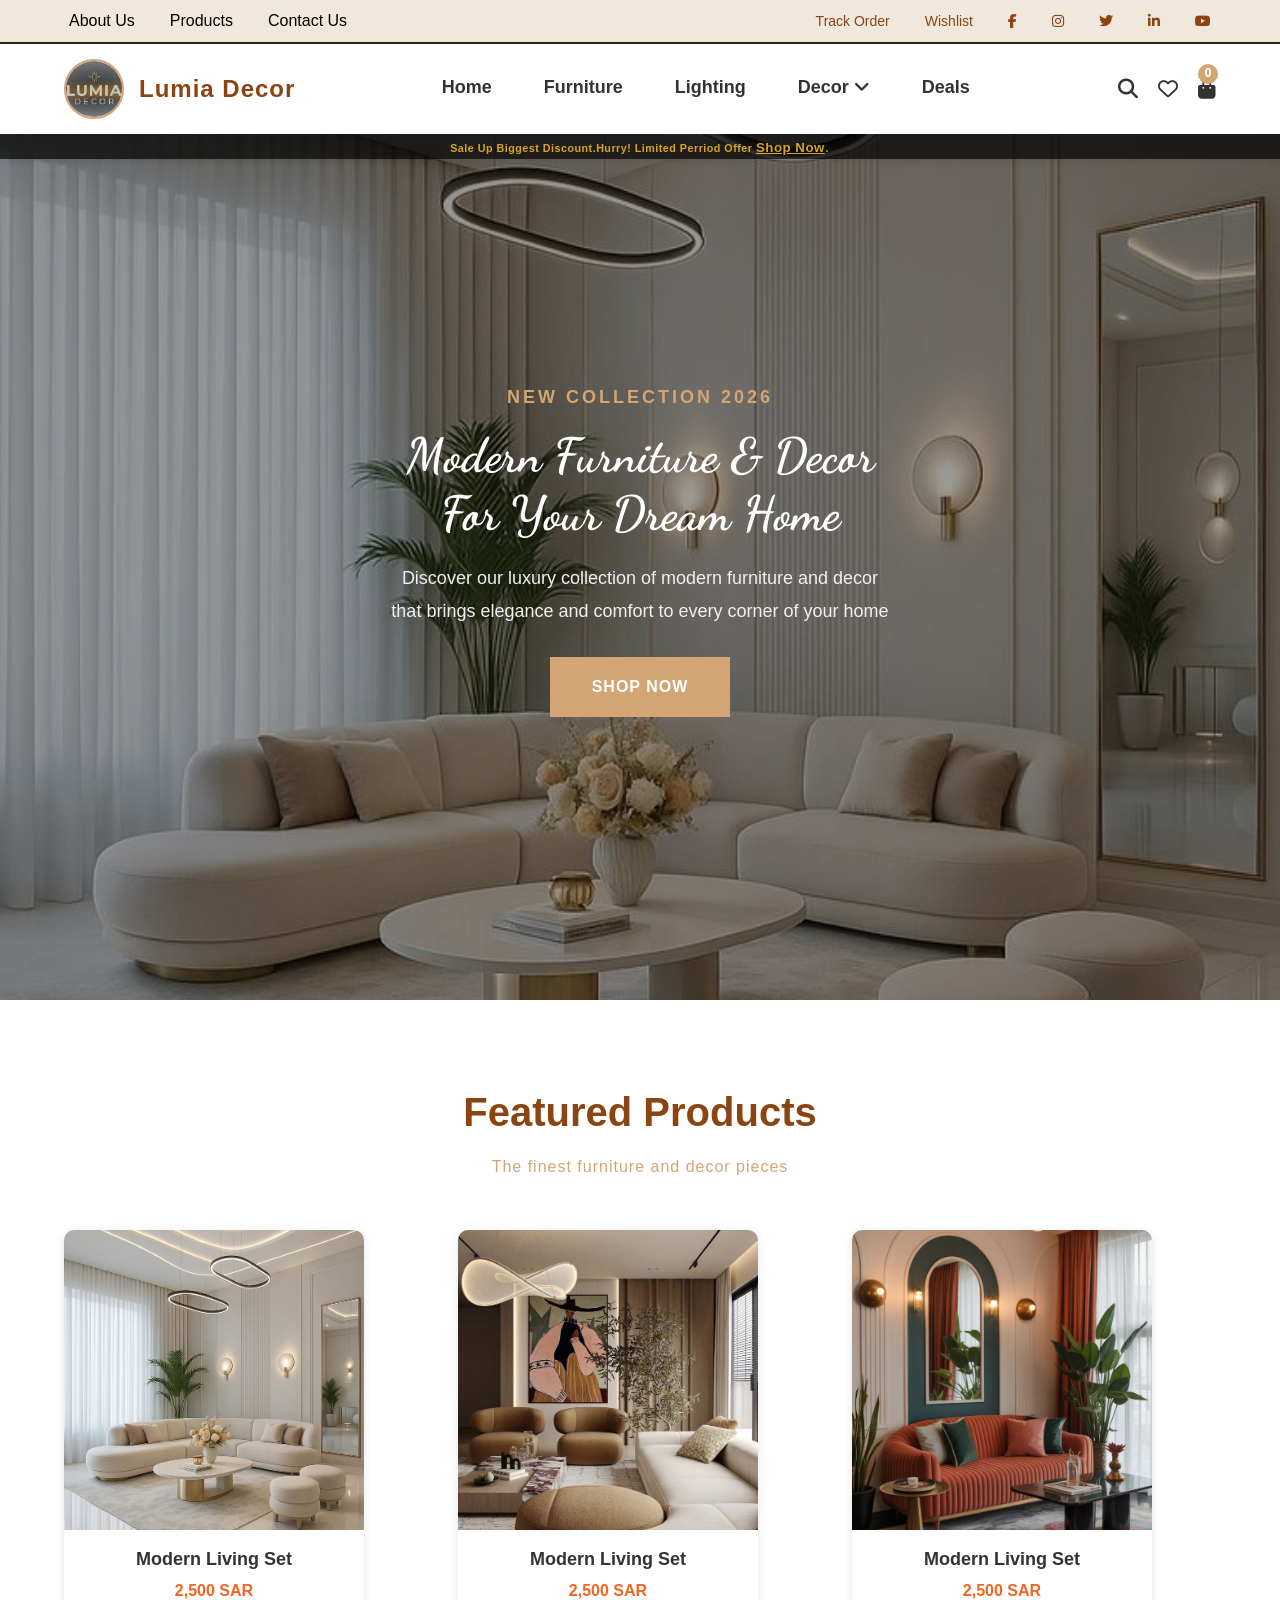
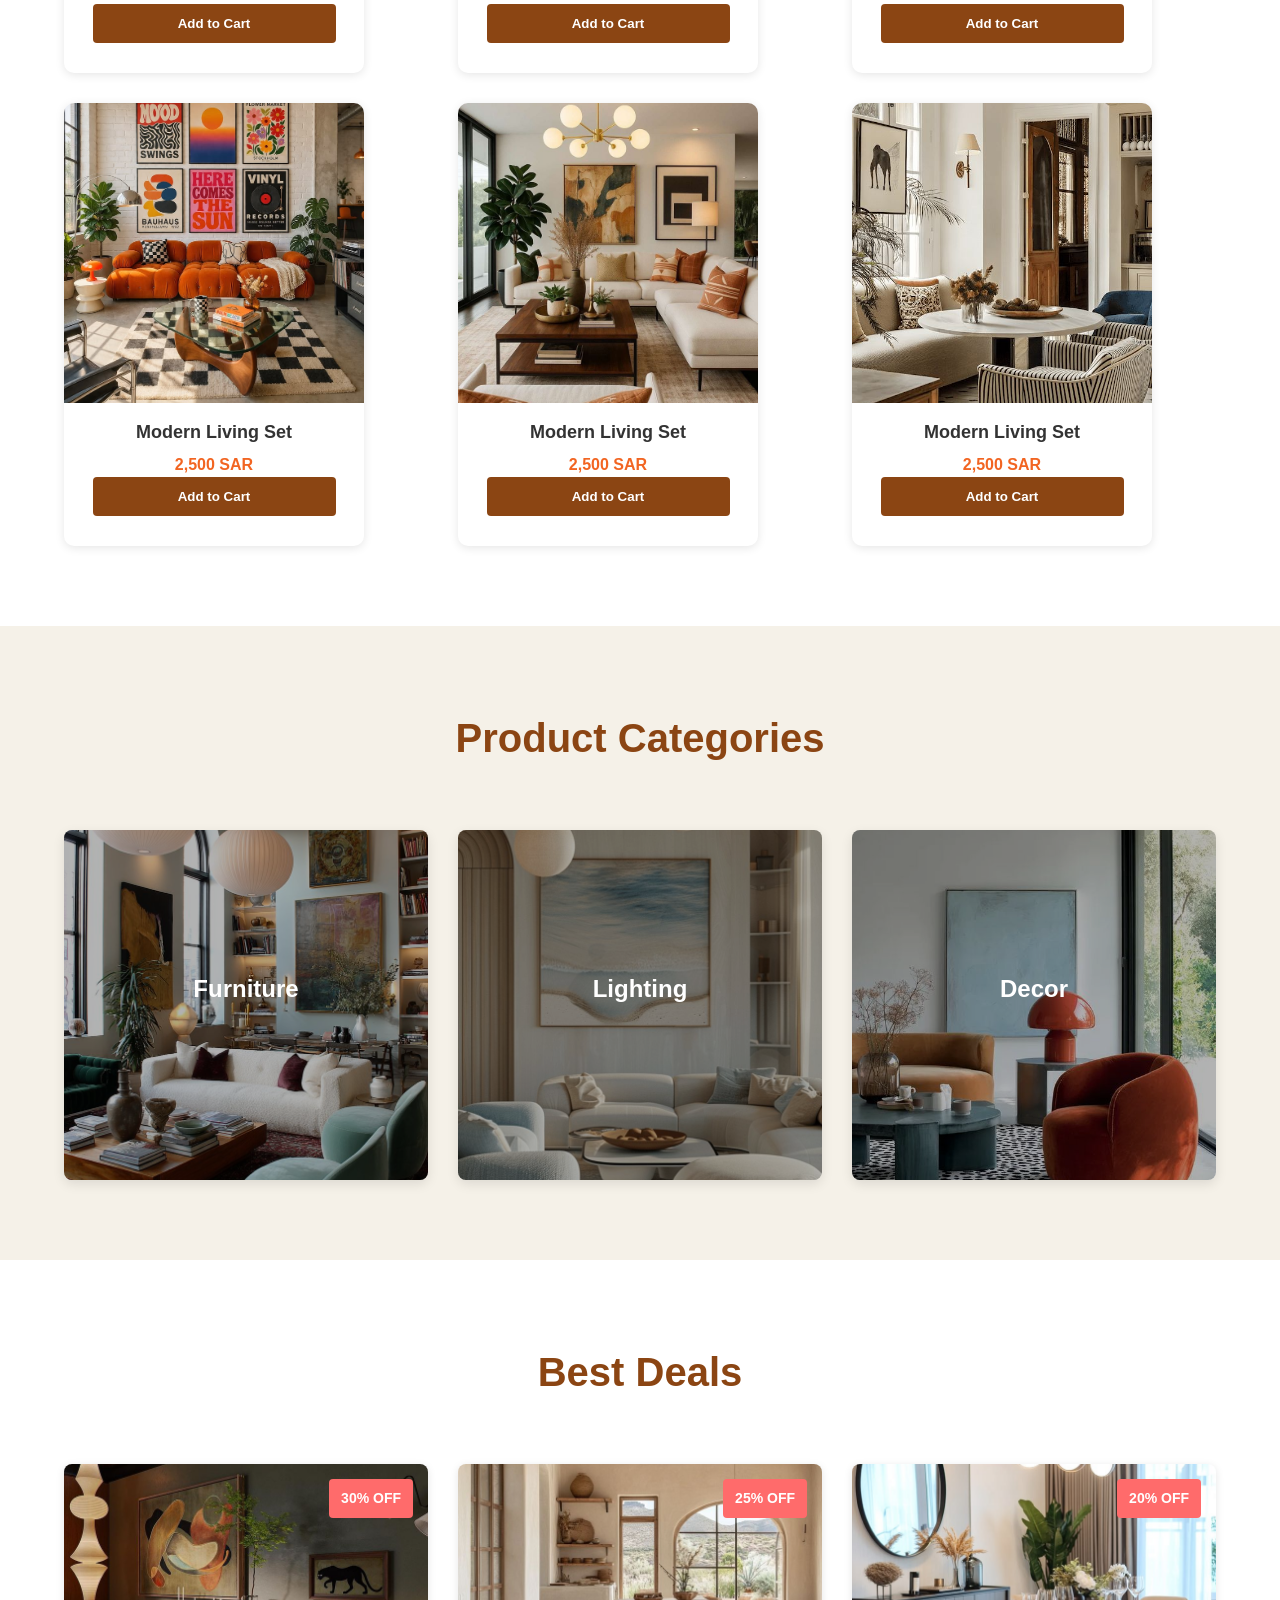
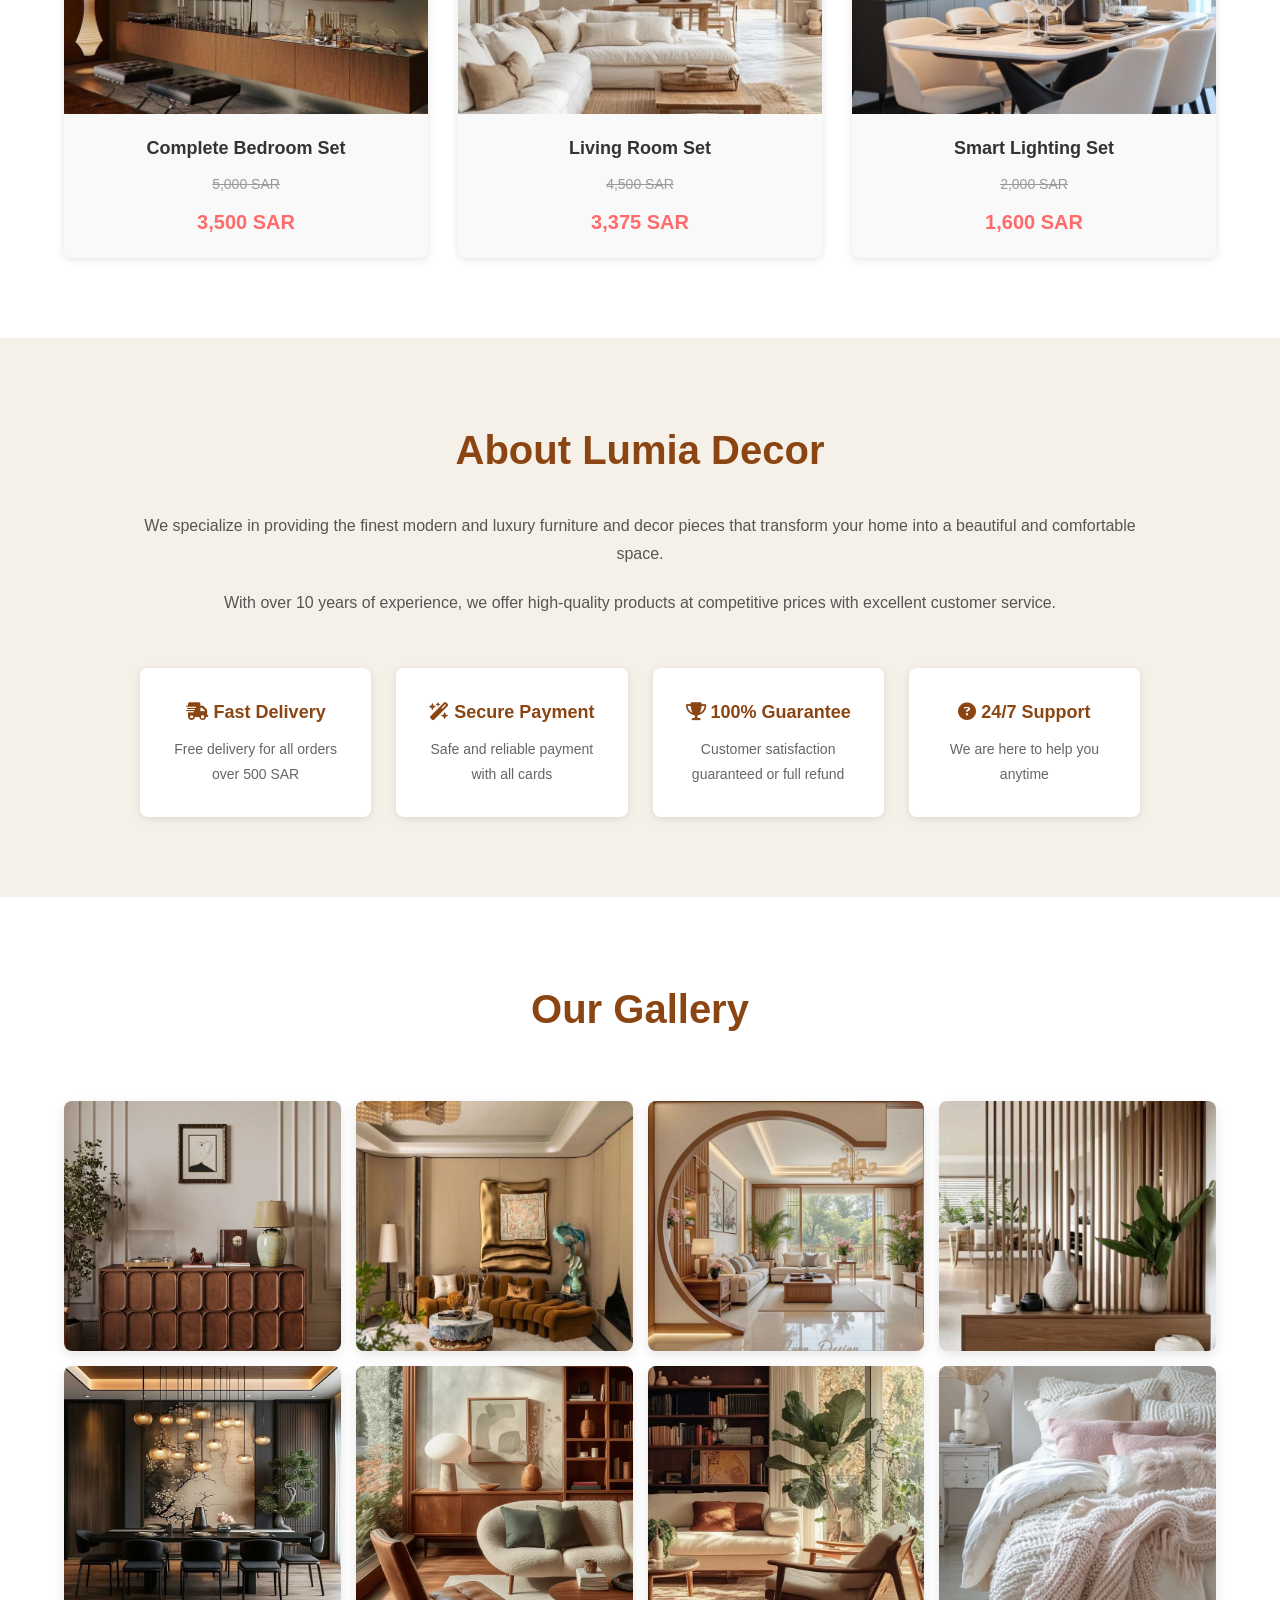
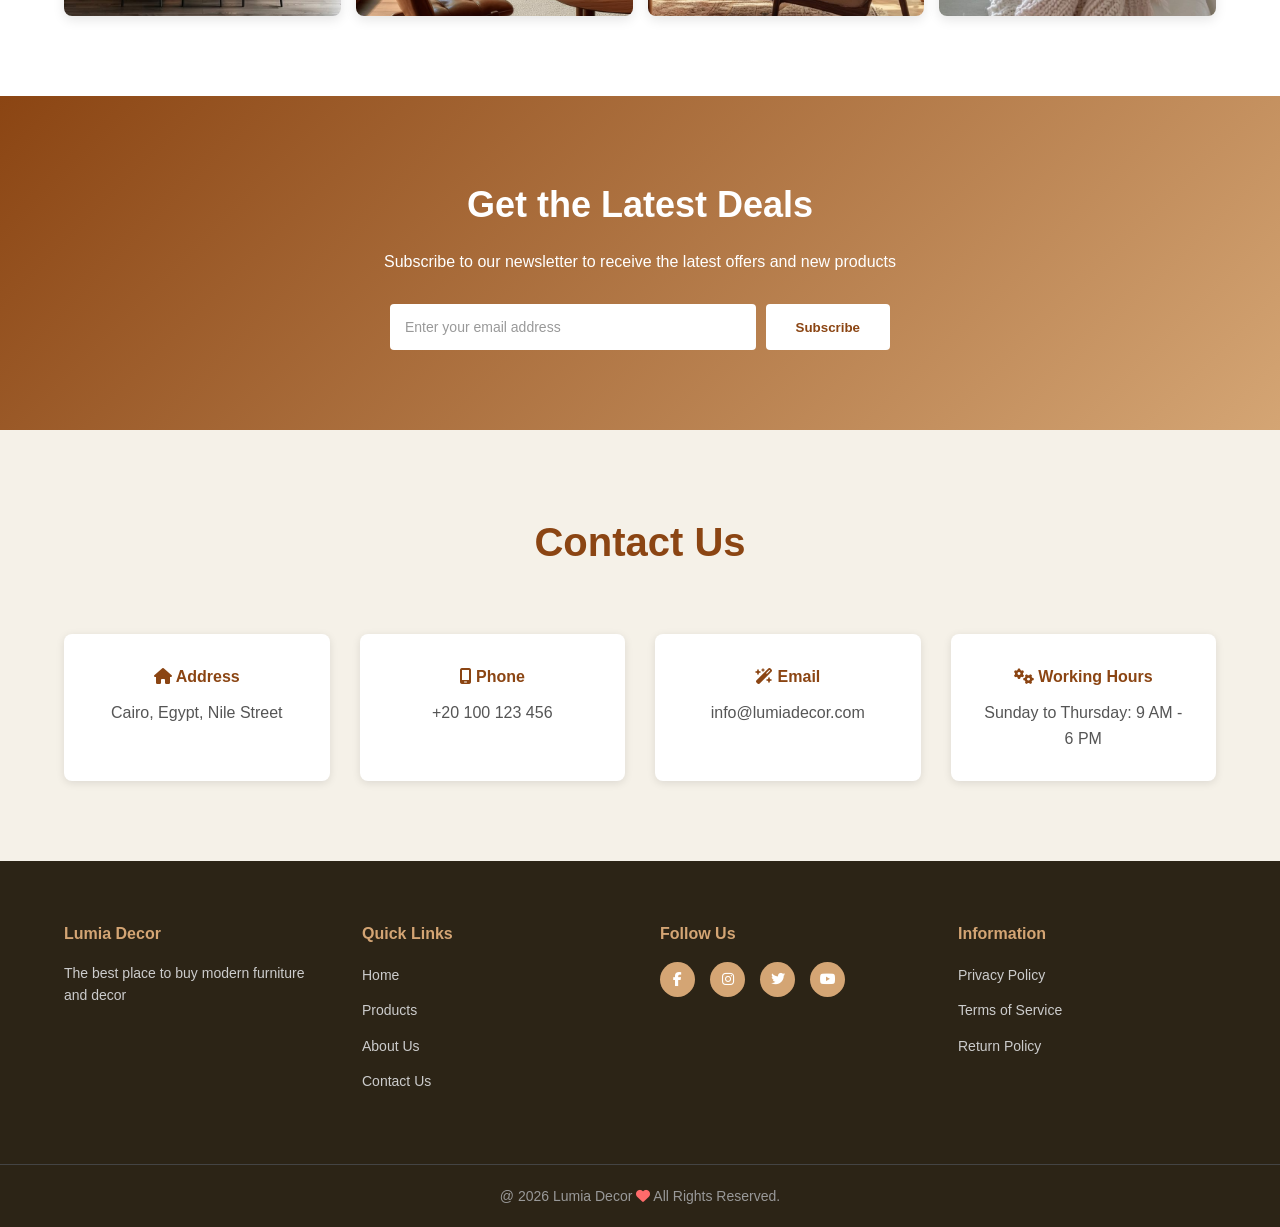
<file: index.html>
<!DOCTYPE html>
<html lang="en" dir="ltr">
<head>
    <meta charset="UTF-8">
    <meta name="viewport" content="width=device-width, initial-scale=1.0">
    <title>Lumia Decor - Home Decor & Furniture</title>
    <link rel="stylesheet" href="css/style.css">
    <link rel="stylesheet" href="css/all.css">
    <link rel="preconnect" href="https://fonts.googleapis.com">
    <link rel="preconnect" href="https://fonts.gstatic.com" crossorigin>
    <link href="https://fonts.googleapis.com/css2?family=Dancing+Script:wght@400..700&family=Playwrite+DK+Uloopet+Guides&display=swap" rel="stylesheet">
</head>
<body>
    <!-- Header Section -->
    <header class="header">
        <div class="top-nav">
            <div class="top-nav-1 top-nav-left">
                <ul>
                    <li><a href="#about">About Us</a></li>
                    <li><a href="#products">Products</a></li>
                    <li><a href="#contact">Contact Us</a></li>
                </ul>
            </div>
            <div class="top-nav-1 top-nav-right">
                <a href="#">Track Order</a>
                <a href="#">Wishlist</a>
                <a href="#"><i class="fa-brands fa-facebook-f icon1"></i></a>
                <a href="#"><i class="fa-brands fa-instagram icon1"></i></a>
                <a href="#"><i class="fa-brands fa-twitter icon1"></i></a>
                <a href="#"><i class="fa-brands fa-linkedin-in icon1"></i></a>
                <a href="#"><i class="fa-brands fa-youtube icon1"></i></a>
            </div>
        </div>
        <div class="line"></div>
        <nav class="main-nav">
            <div class="logo">
                <img src="images/photo_2026-05-08_15-57-58.jpg">
                <h1>Lumia Decor</h1>
            </div>

            <ul class="nav-menu">
                <li><a href="#" class="a-1">Home</a></li>
                <li><a href="#" class="a-1">Furniture</a></li>
                <li><a href="#" class="a-1">Lighting</a></li>
               
                <li class="dropdown">
  <a href="#" class="a-1">Decor <i class="fa-solid fa-angle-down"></i></a>
  <ul class="dropdown-menu pages-columns">
    <div class="column">
      <li><a href="#"><u>Pages</u></a></li>
      <li><a href="#">Cart</a></li>
      <li><a href="#">Product Details</a></li>
      <li><a href="#">Product Checkout</a></li>
    </div>
    <div class="column">
      <li><a><u>decor</u></a></li>
            <li><a href="#">Living room decor</a></li>
            <li><a href="#">bathroom decor</a></li>
         <li><a href="#">bedroom decor</a></li>
    </div>
  </ul>
</li>
                <li><a href="#" class="a-1">Deals</a></li>
            </ul>

            <div class="nav-icons">
                <i class="fas fa-search icon-search"></i>
                <i class="far fa-heart icon-search"></i>
                <div class="icon-cart special-icon">
                    <i class="fas fa-shopping-bag icon-search"></i>
                    <span class="cart-count">0</span>
                </div>
            </div>
        </nav>
        <div class="bottom-nav">
            <h6>sale up biggest discount.hurry! limited perriod offer <h5><a href="#">Shop Now</a></h5>.</h6>
        </div>
    </header>

    <!-- Hero Section -->
    <section class="hero" id="home">
        <div class="hero-overlay"></div>
        <div class="hero-content">
            <h5>New Collection 2026</h5>
            <h2>Modern Furniture & Decor<br>For Your Dream Home</h2>
            <p>Discover our luxury collection of modern furniture and decor<br>that brings elegance and comfort to every corner of your home</p>
            <a href="#products" class="btn-primary">Shop Now</a>
        </div>
    </section>

    <!-- Featured Products Section -->
    <section class="featured-products" id="products">
        <h2>Featured Products</h2>
        <p class="section-subtitle">The finest furniture and decor pieces</p>

        <div class="products-grid">
           

<div class="product-card">
  <div class="product-img">
    <img class="img-1" src="images/WhatsApp Image 2026-05-16 at 9.24.55 AM.jpeg" alt="Decor Product 1">
    
    <div class="hover-image">
      <img src="images/WhatsApp Image 2026-05-16 at 9.24.59 AM (1).jpeg" alt="Hover Image">
    </div>

    <div class="product-icons">
      <a href="#" class="icon"><i class="fas fa-heart"></i></a>
      <a href="#" class="icon"><i class="fas fa-star"></i></a>
    </div>
  </div>

  <div class="content">
    <h3>Modern Living Set</h3>
    <p class="price">2,500 SAR</p>
    <button class="btn-add-cart">Add to Cart</button>
  </div>
</div>


<div class="product-card">
  <div class="product-img">
     <img src="images/WhatsApp Image 2026-05-16 at 9.24.58 AM.jpeg" alt="Decor Product 2">
    
    <div class="hover-image">
      <img src="images/WhatsApp Image 2026-05-16 at 9.24.59 AM (1).jpeg" alt="Hover Image">
    </div>

    <div class="product-icons">
      <a href="#" class="icon"><i class="fas fa-heart"></i></a>
      <a href="#" class="icon"><i class="fas fa-star"></i></a>
    </div>
  </div>

  <div class="content">
    <h3>Modern Living Set</h3>
    <p class="price">2,500 SAR</p>
    <button class="btn-add-cart">Add to Cart</button>
  </div>
</div>


<div class="product-card">
  <div class="product-img">
      <img src="images/WhatsApp Image 2026-05-16 at 9.24.59 AM (1).jpeg" alt="Decor Product 3">
    
    <div class="hover-image">
      <img src="images/WhatsApp Image 2026-05-16 at 9.24.59 AM.jpeg" alt="Hover Image">
    </div>

    <div class="product-icons">
      <a href="#" class="icon"><i class="fas fa-heart"></i></a>
      <a href="#" class="icon"><i class="fas fa-star"></i></a>
    </div>
  </div>

  <div class="content">
    <h3>Modern Living Set</h3>
    <p class="price">2,500 SAR</p>
    <button class="btn-add-cart">Add to Cart</button>
  </div>
</div>

<div class="product-card">
  <div class="product-img">
      <img src="images/WhatsApp Image 2026-05-16 at 9.24.59 AM.jpeg" alt="Decor Product 4">
    
    <div class="hover-image">
      <img src="images/WhatsApp Image 2026-05-16 at 9.24.59 AM (1).jpeg" alt="Hover Image">
    </div>

    <div class="product-icons">
      <a href="#" class="icon"><i class="fas fa-heart"></i></a>
      <a href="#" class="icon"><i class="fas fa-star"></i></a>
    </div>
  </div>

  <div class="content">
    <h3>Modern Living Set</h3>
    <p class="price">2,500 SAR</p>
    <button class="btn-add-cart">Add to Cart</button>
  </div>
</div>


         <div class="product-card">
  <div class="product-img">
       <img src="images/WhatsApp Image 2026-05-16 at 9.25.00 AM.jpeg" alt="Decor Product 5">
    
    <div class="hover-image">
      <img src="images/WhatsApp Image 2026-05-16 at 9.24.59 AM (1).jpeg" alt="Hover Image">
    </div>

    <div class="product-icons">
      <a href="#" class="icon"><i class="fas fa-heart"></i></a>
      <a href="#" class="icon"><i class="fas fa-star"></i></a>
    </div>
  </div>

  <div class="content">
    <h3>Modern Living Set</h3>
    <p class="price">2,500 SAR</p>
    <button class="btn-add-cart">Add to Cart</button>
  </div>
</div>

  <div class="product-card">
  <div class="product-img">
       <img src="images/WhatsApp Image 2026-05-16 at 9.25.01 AM.jpeg" alt="Decor Product 6">
    
    <div class="hover-image">
      <img src="images/WhatsApp Image 2026-05-16 at 9.24.59 AM (1).jpeg" alt="Hover Image">
    </div>

    <div class="product-icons">
      <a href="#" class="icon"><i class="fas fa-heart"></i></a>
      <a href="#" class="icon"><i class="fas fa-star"></i></a>
    </div>
  </div>

  <div class="content">
    <h3>Modern Living Set</h3>
    <p class="price">2,500 SAR</p>
    <button class="btn-add-cart">Add to Cart</button>
  </div>
</div>

        </div>
    </section>

    <!-- Categories Section -->
    <section class="categories" id="furniture">
        <h2>Product Categories</h2>

        <div class="categories-grid">
            <div class="category-box">
                <img src="images/WhatsApp Image 2026-05-16 at 9.25.02 AM.jpeg" alt="Furniture">
                <h3>Furniture</h3>
                <p>Complete sets of modern and comfortable furniture</p>
            </div>

            <div class="category-box">
                <img src="images/WhatsApp Image 2026-05-16 at 9.25.05 AM (2).jpeg" alt="Lighting">
                <h3>Lighting</h3>
                <p>Luxury lamps and lighting fixtures</p>
            </div>

            <div class="category-box">
                <img src="images/WhatsApp Image 2026-05-16 at 9.25.05 AM (3).jpeg" alt="Decor">
                <h3>Decor</h3>
                <p>Beautiful accessories and decorative pieces</p>
            </div>
        </div>
    </section>

    <!-- Best Deals Section -->
    <section class="best-deals" id="deals">
        <h2>Best Deals</h2>

        <div class="deals-container">
            <div class="deal-item">
                <div class="deal-image">
                    <img src="images/WhatsApp Image 2026-05-16 at 9.25.05 AM (4).jpeg" alt="Special Offer 1">
                    <span class="discount-badge">30% OFF</span>
                </div>
                <h3>Complete Bedroom Set</h3>
                <p class="original-price">5,000 SAR</p>
                <p class="sale-price">3,500 SAR</p>
            </div>

            <div class="deal-item">
                <div class="deal-image">
                    <img src="images/WhatsApp Image 2026-05-16 at 9.25.05 AM (5).jpeg" alt="Special Offer 2">
                    <span class="discount-badge">25% OFF</span>
                </div>
                <h3>Living Room Set</h3>
                <p class="original-price">4,500 SAR</p>
                <p class="sale-price">3,375 SAR</p>
            </div>

            <div class="deal-item">
                <div class="deal-image">
                    <img src="images/WhatsApp Image 2026-05-16 at 9.25.06 AM (1).jpeg" alt="Special Offer 3">
                    <span class="discount-badge">20% OFF</span>
                </div>
                <h3>Smart Lighting Set</h3>
                <p class="original-price">2,000 SAR</p>
                <p class="sale-price">1,600 SAR</p>
            </div>
        </div>
    </section>

    <!-- About Section -->
    <section class="about" id="about">
        <div class="about-content">
            <h2>About Lumia Decor</h2>
            <p>We specialize in providing the finest modern and luxury furniture and decor pieces that transform your home into a beautiful and comfortable space.</p>
            <p>With over 10 years of experience, we offer high-quality products at competitive prices with excellent customer service.</p>
            
            <div class="features">
                <div class="feature-item">
                    <h4><i class="fa-solid fa-truck-fast"></i> Fast Delivery</h4>
                    <p>Free delivery for all orders over 500 SAR</p>
                </div>

                <div class="feature-item">
                    <h4><i class="fa-solid fa-wand-magic-sparkles"></i> Secure Payment</h4>
                    <p>Safe and reliable payment with all cards</p>
                </div>

                <div class="feature-item">
                    <h4><i class="fa-solid fa-trophy"></i> 100% Guarantee</h4>
                    <p>Customer satisfaction guaranteed or full refund</p>
                </div>

                <div class="feature-item">
                    <h4><i class="fa-solid fa-circle-question"></i> 24/7 Support</h4>
                    <p>We are here to help you anytime</p>
                </div>
            </div>
        </div>
    </section>

    <!-- Gallery Section -->
    <section class="gallery">
        <h2>Our Gallery</h2>

        <div class="gallery-grid">
            <div class="gallery-item">
                <img src="images/WhatsApp Image 2026-05-16 at 9.25.06 AM (2).jpeg" alt="Gallery Image 1">
            </div>

            <div class="gallery-item">
                <img src="images/WhatsApp Image 2026-05-16 at 9.25.06 AM (3).jpeg" alt="Gallery Image 2">
            </div>

            <div class="gallery-item">
                <img src="images/WhatsApp Image 2026-05-16 at 9.25.06 AM (5).jpeg" alt="Gallery Image 3">
            </div>

            <div class="gallery-item">
                <img src="images/WhatsApp Image 2026-05-16 at 9.25.08 AM (1).jpeg" alt="Gallery Image 4">
            </div>

            <div class="gallery-item">
                <img src="images/WhatsApp Image 2026-05-16 at 9.25.09 AM (1).jpeg" alt="Gallery Image 5">
            </div>

            <div class="gallery-item">
                <img src="images/WhatsApp Image 2026-05-16 at 9.25.09 AM.jpeg" alt="Gallery Image 6">
            </div>

            <div class="gallery-item">
                <img src="images/WhatsApp Image 2026-05-16 at 9.51.35 AM.jpeg" alt="Gallery Image 7">
            </div>

            <div class="gallery-item">
                <img src="images/WhatsApp Image 2026-05-16 at 9.51.36 AM (1).jpeg" alt="Gallery Image 8">
            </div>
        </div>
    </section>

    <!-- Newsletter Section -->
    <section class="newsletter">
        <h2>Get the Latest Deals</h2>
        <p>Subscribe to our newsletter to receive the latest offers and new products</p>
        
        <form class="newsletter-form">
            <input type="email" placeholder="Enter your email address" required>
            <button type="submit" class="btn-subscribe">Subscribe</button>
        </form>
    </section>

    <!-- Contact Section -->
    <section class="contact" id="contact">
        <h2>Contact Us</h2>

        <div class="contact-info">
            <div class="contact-item">
                <h4><i class="fa-solid fa-house i1"></i> Address</h4>
                <p>Cairo, Egypt, Nile Street</p>
            </div>

            <div class="contact-item">
                <h4><i class="fa-solid fa-mobile-screen i"></i> Phone</h4>
                <p>+20 100 123 456</p>
            </div>

            <div class="contact-item">
                <h4><i class="fa-solid fa-wand-magic-sparkles i"></i> Email</h4>
                <p>info@lumiadecor.com</p>
            </div>

            <div class="contact-item">
                <h4><i class="fa-solid fa-gears i"></i> Working Hours</h4>
                <p>Sunday to Thursday: 9 AM - 6 PM</p>
            </div>
        </div>
    </section>

    <!-- Footer -->
    <footer class="footer">
        <div class="footer-content">
            <div class="footer-section">
                <h4>Lumia Decor</h4>
                <p>The best place to buy modern furniture and decor</p>
            </div>

            <div class="footer-section">
                <h4>Quick Links</h4>
                <ul>
                    <li><a href="#home">Home</a></li>
                    <li><a href="#products">Products</a></li>
                    <li><a href="#about">About Us</a></li>
                    <li><a href="#contact">Contact Us</a></li>
                </ul>
            </div>

            <div class="footer-section">
                <h4>Follow Us</h4>
                <div class="social-links">
                    <a href="#"><i class="fa-brands fa-facebook-f icon1"></i></a>
                    <a href="#"><i class="fa-brands fa-instagram icon1"></i></a>
                    <a href="#"><i class="fa-brands fa-twitter icon1"></i></a>
                    <a href="#"><i class="fa-brands fa-youtube icon1"></i></a>
                </div>
            </div>

            <div class="footer-section">
                <h4>Information</h4>
                <ul>
                    <li><a href="#">Privacy Policy</a></li>
                    <li><a href="#">Terms of Service</a></li>
                    <li><a href="#">Return Policy</a></li>
                </ul>
            </div>
        </div>

        <div class="footer-bottom">
            <p>@ 2026 Lumia Decor <i class="fa-solid fa-heart i-2"></i> All Rights Reserved.</p>
        </div>
    </footer>
</body>
</html>
</file>
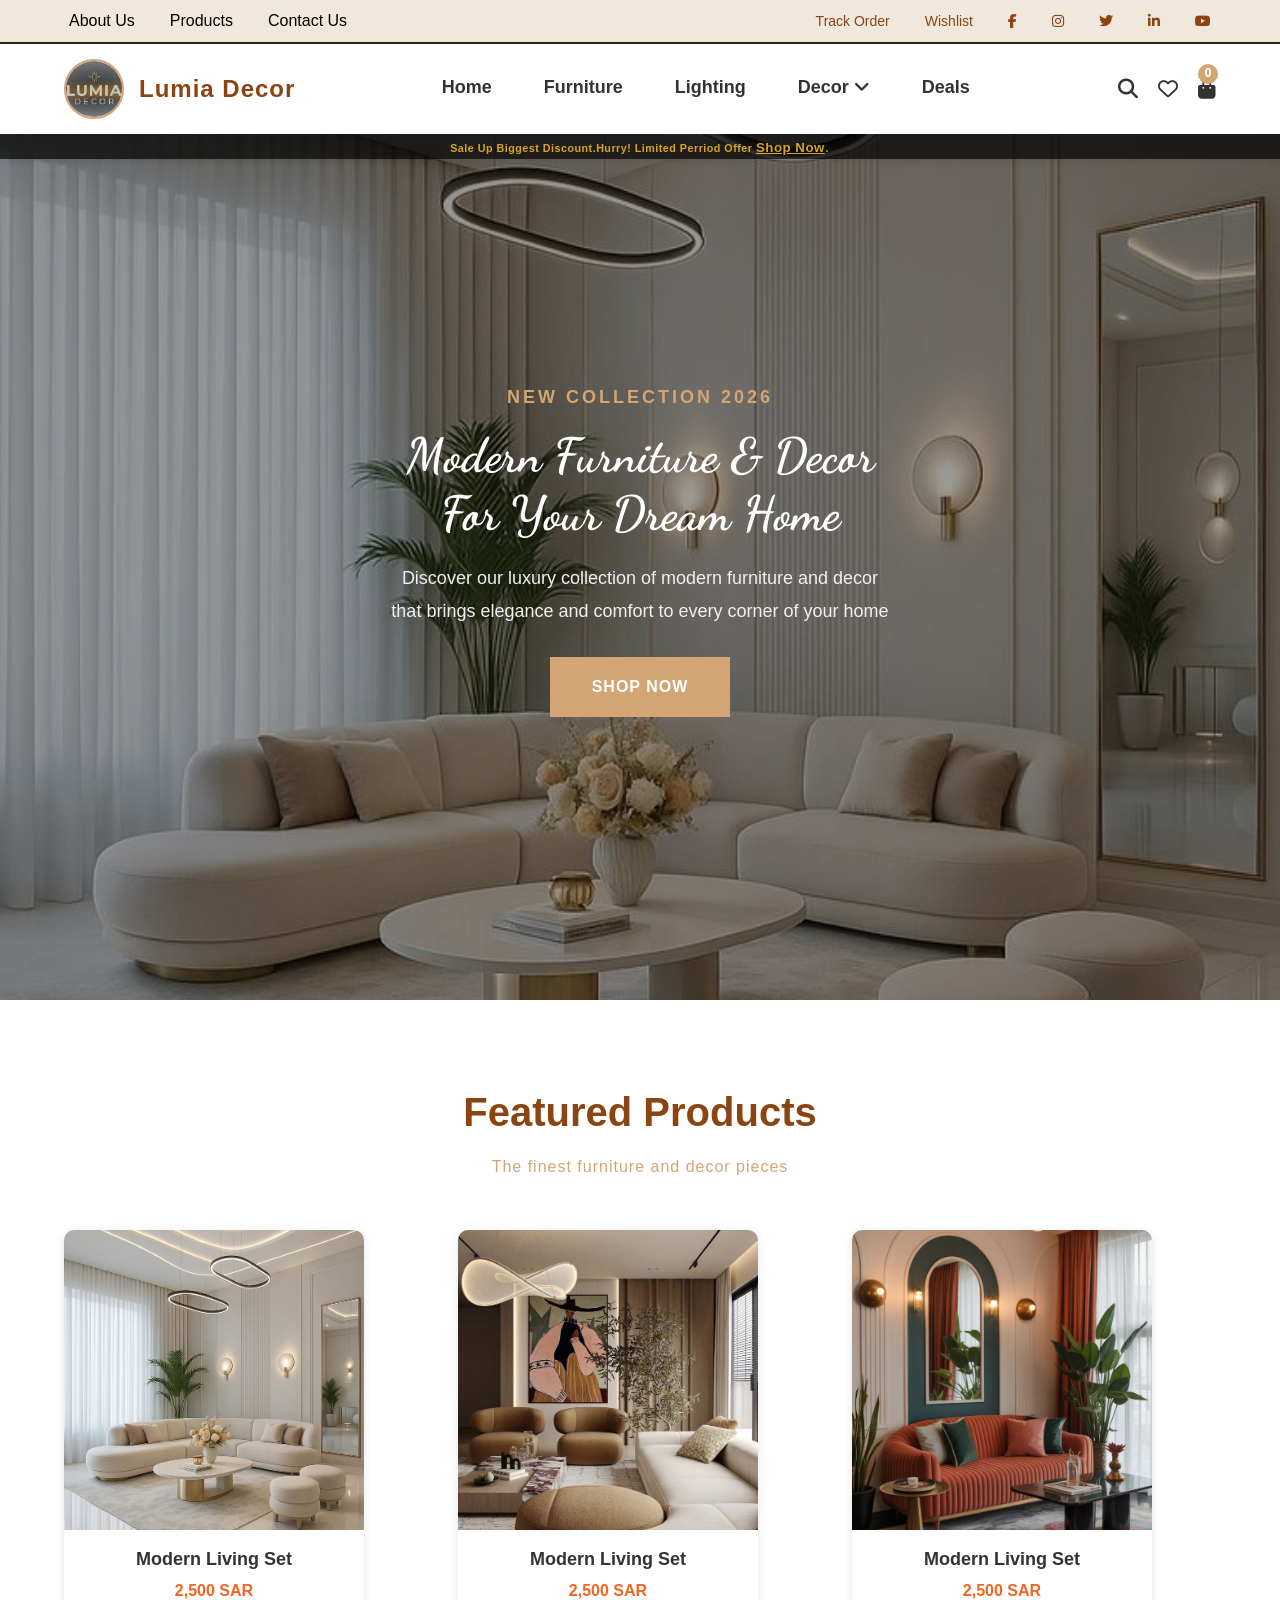
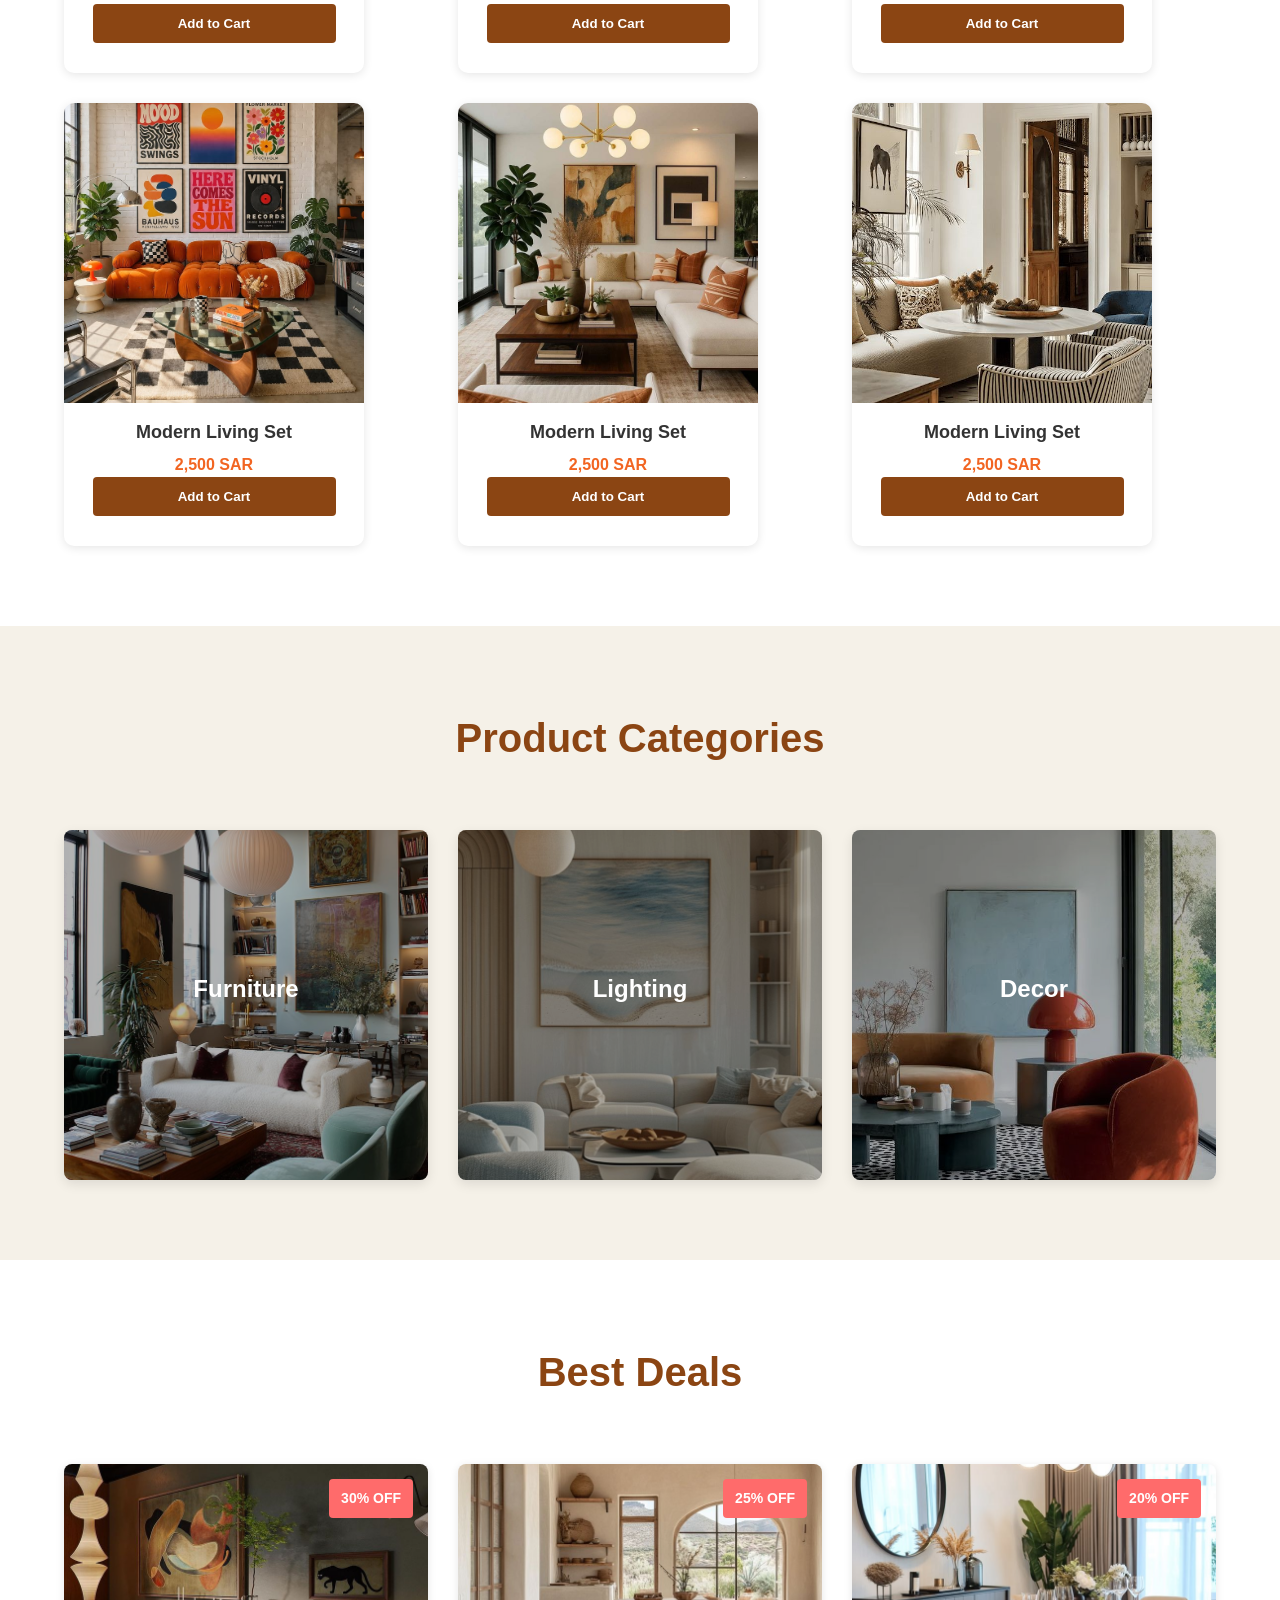
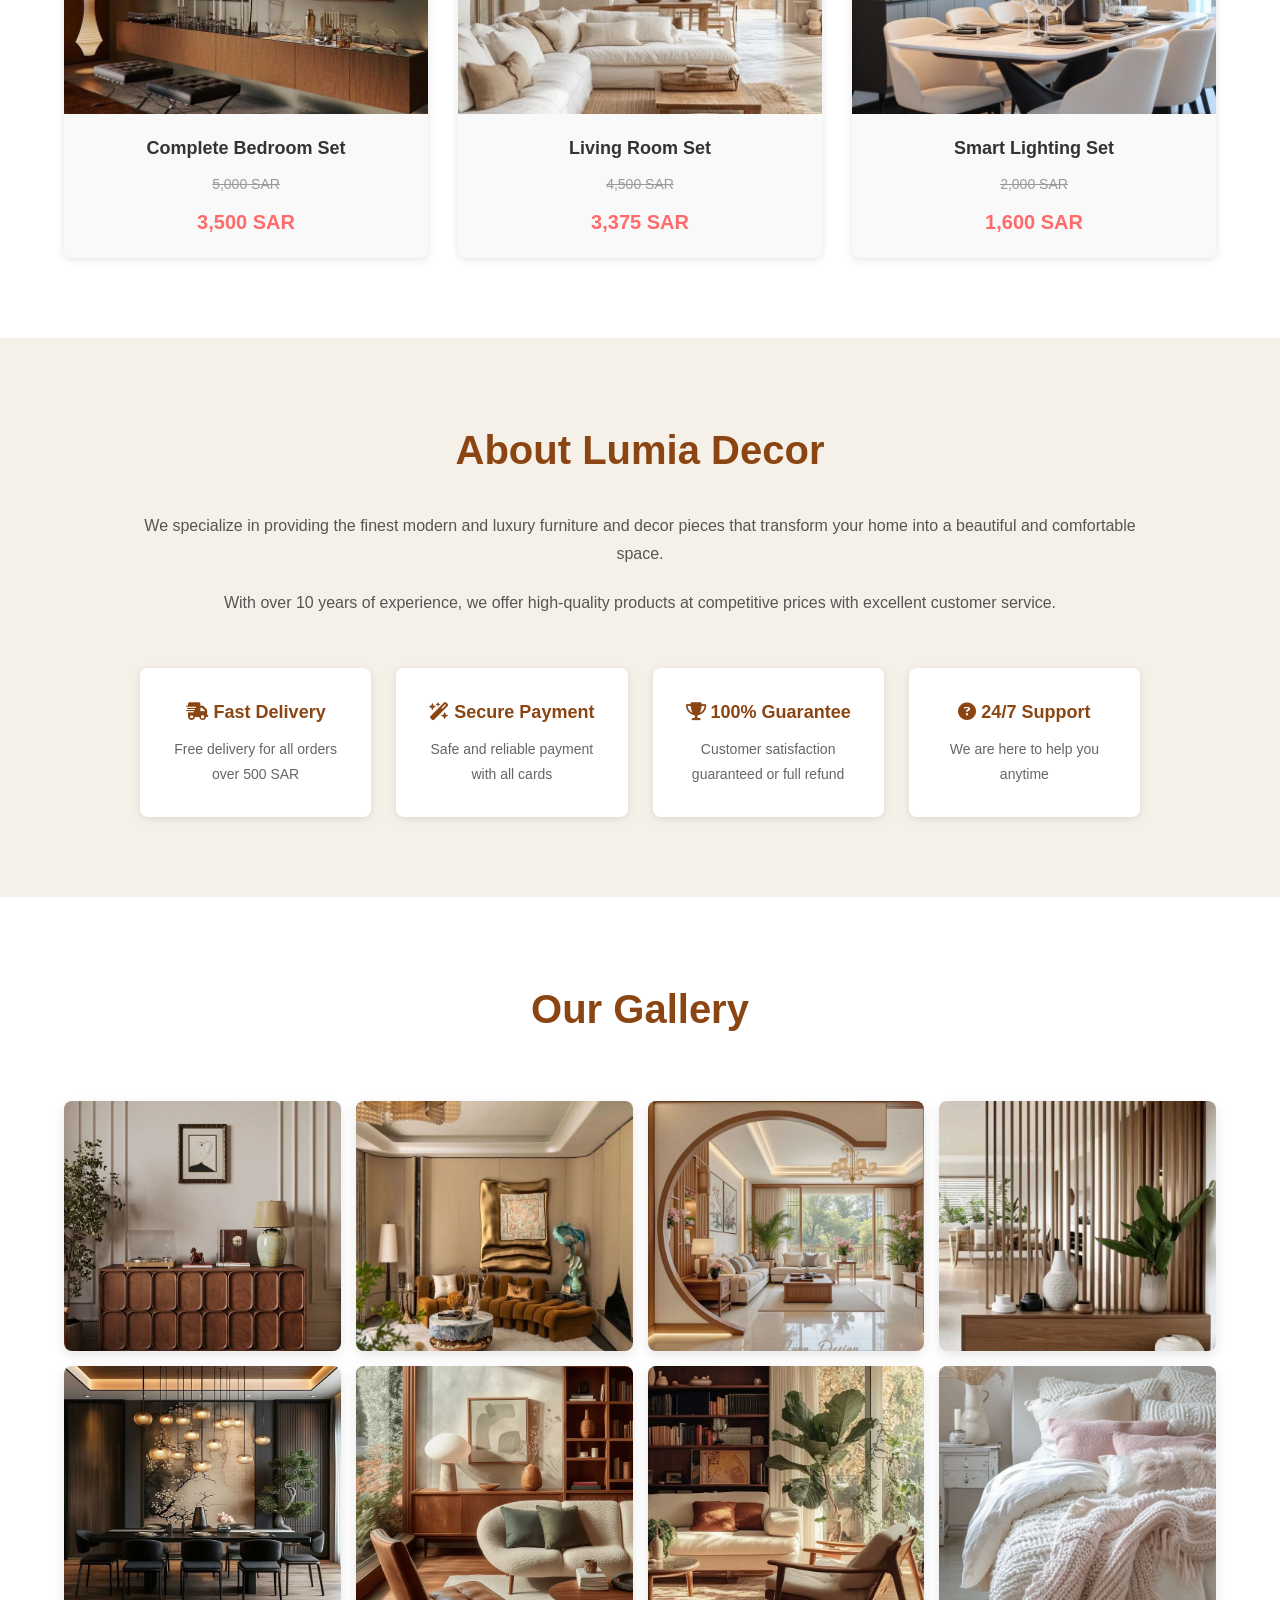
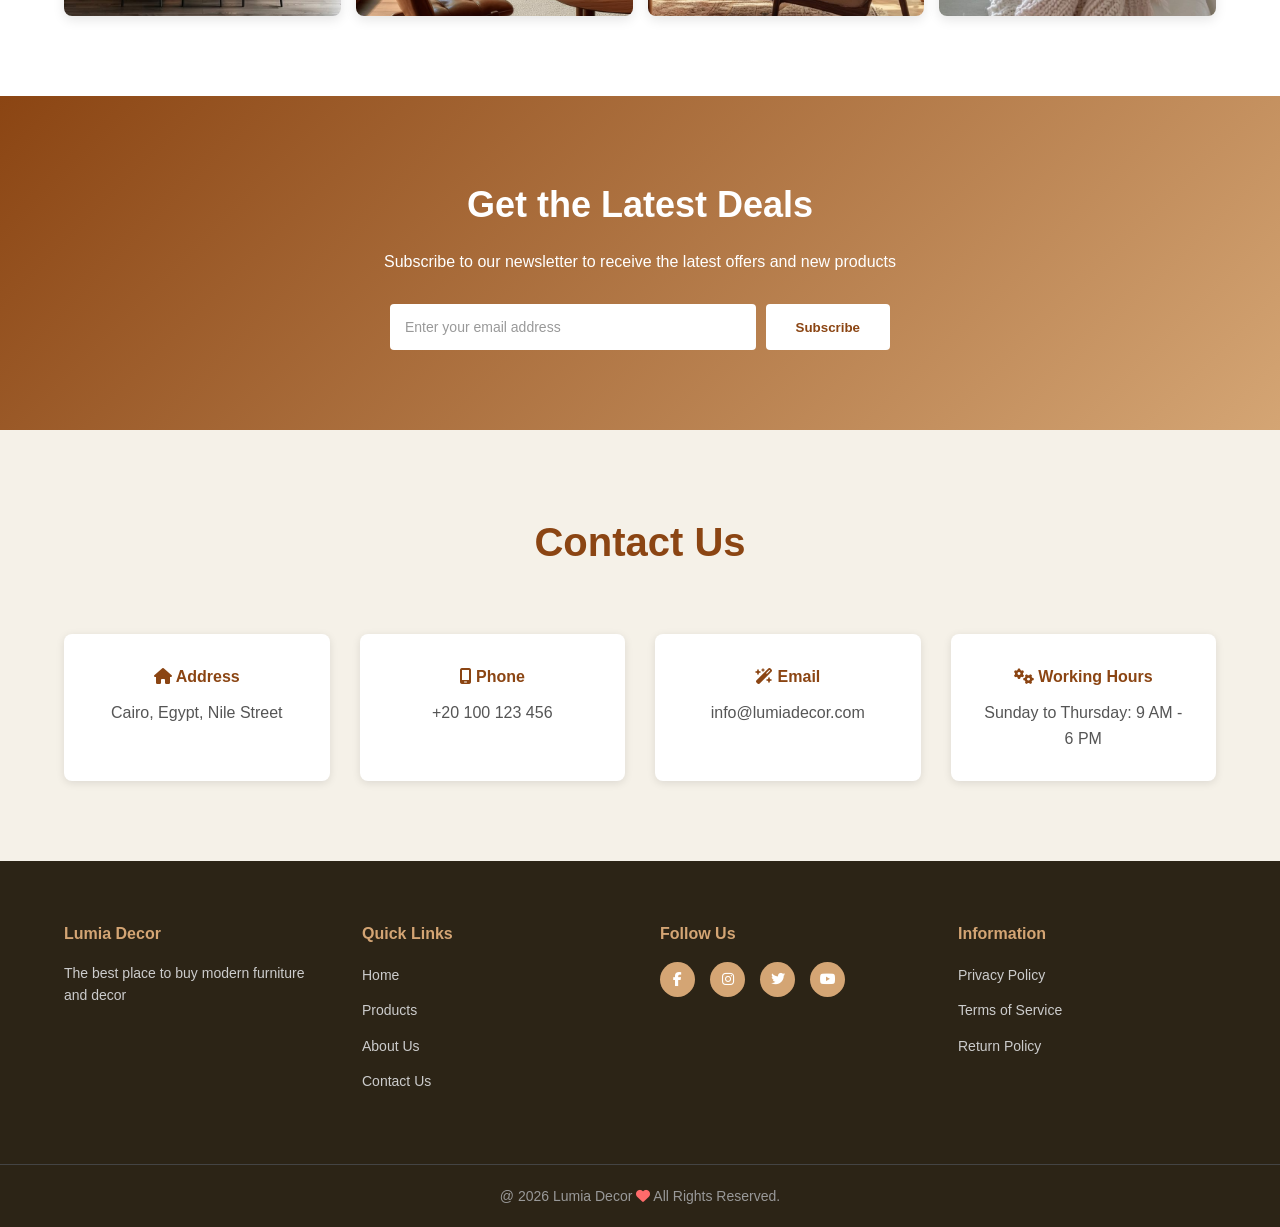
<file: HTML/index.html>
<!DOCTYPE html>
<html lang="en" dir="ltr">
<head>
    <meta charset="UTF-8">
    <meta name="viewport" content="width=device-width, initial-scale=1.0">
    <title>Lumia Decor - Home Decor & Furniture</title>
    <link rel="stylesheet" href="../css/style.css">
    <link rel="stylesheet" href="../css/all.css">
    <link rel="preconnect" href="https://fonts.googleapis.com">
    <link rel="preconnect" href="https://fonts.gstatic.com" crossorigin>
    <link href="https://fonts.googleapis.com/css2?family=Dancing+Script:wght@400..700&family=Playwrite+DK+Uloopet+Guides&display=swap" rel="stylesheet">
</head>
<body>
    <!-- Header Section -->
    <header class="header">
        <div class="top-nav">
            <div class="top-nav-1 top-nav-left">
                <ul>
                    <li><a href="#about">About Us</a></li>
                    <li><a href="#products">Products</a></li>
                    <li><a href="#contact">Contact Us</a></li>
                </ul>
            </div>
            <div class="top-nav-1 top-nav-right">
                <a href="#">Track Order</a>
                <a href="#">Wishlist</a>
                <a href="#"><i class="fa-brands fa-facebook-f icon1"></i></a>
                <a href="#"><i class="fa-brands fa-instagram icon1"></i></a>
                <a href="#"><i class="fa-brands fa-twitter icon1"></i></a>
                <a href="#"><i class="fa-brands fa-linkedin-in icon1"></i></a>
                <a href="#"><i class="fa-brands fa-youtube icon1"></i></a>
            </div>
        </div>
        <div class="line"></div>
        <nav class="main-nav">
            <div class="logo">
                <img src="../images/photo_2026-05-08_15-57-58.jpg">
                <h1>Lumia Decor</h1>
            </div>

            <ul class="nav-menu">
                <li><a href="#" class="a-1">Home</a></li>
                <li><a href="#" class="a-1">Furniture</a></li>
                <li><a href="#" class="a-1">Lighting</a></li>
               
                <li class="dropdown">
  <a href="#" class="a-1">Decor <i class="fa-solid fa-angle-down"></i></a>
  <ul class="dropdown-menu pages-columns">
    <div class="column">
      <li><a href="#"><u>Pages</u></a></li>
      <li><a href="#">Cart</a></li>
      <li><a href="#">Product Details</a></li>
      <li><a href="#">Product Checkout</a></li>
    </div>
    <div class="column">
      <li><a><u>decor</u></a></li>
            <li><a href="#">Living room decor</a></li>
            <li><a href="#">bathroom decor</a></li>
         <li><a href="#">bedroom decor</a></li>
    </div>
  </ul>
</li>
                <li><a href="#" class="a-1">Deals</a></li>
            </ul>

            <div class="nav-icons">
                <i class="fas fa-search icon-search"></i>
                <i class="far fa-heart icon-search"></i>
                <div class="icon-cart special-icon">
                    <i class="fas fa-shopping-bag icon-search"></i>
                    <span class="cart-count">0</span>
                </div>
            </div>
        </nav>
        <div class="bottom-nav">
            <h6>sale up biggest discount.hurry! limited perriod offer <h5><a href="#">Shop Now</a></h5>.</h6>
        </div>
    </header>

    <!-- Hero Section -->
    <section class="hero" id="home">
        <div class="hero-overlay"></div>
        <div class="hero-content">
            <h5>New Collection 2026</h5>
            <h2>Modern Furniture & Decor<br>For Your Dream Home</h2>
            <p>Discover our luxury collection of modern furniture and decor<br>that brings elegance and comfort to every corner of your home</p>
            <a href="#products" class="btn-primary">Shop Now</a>
        </div>
    </section>

    <!-- Featured Products Section -->
    <section class="featured-products" id="products">
        <h2>Featured Products</h2>
        <p class="section-subtitle">The finest furniture and decor pieces</p>

        <div class="products-grid">
           

<div class="product-card">
  <div class="product-img">
    <img class="img-1" src="../images/WhatsApp Image 2026-05-16 at 9.24.55 AM.jpeg" alt="Decor Product 1">
    
    <div class="hover-image">
      <img src="../images/WhatsApp Image 2026-05-16 at 9.24.59 AM (1).jpeg" alt="Hover Image">
    </div>

    <div class="product-icons">
      <a href="#" class="icon"><i class="fas fa-heart"></i></a>
      <a href="#" class="icon"><i class="fas fa-star"></i></a>
    </div>
  </div>

  <div class="content">
    <h3>Modern Living Set</h3>
    <p class="price">2,500 SAR</p>
    <button class="btn-add-cart">Add to Cart</button>
  </div>
</div>


<div class="product-card">
  <div class="product-img">
     <img src="../images/WhatsApp Image 2026-05-16 at 9.24.58 AM.jpeg" alt="Decor Product 2">
    
    <div class="hover-image">
      <img src="../images/WhatsApp Image 2026-05-16 at 9.24.59 AM (1).jpeg" alt="Hover Image">
    </div>

    <div class="product-icons">
      <a href="#" class="icon"><i class="fas fa-heart"></i></a>
      <a href="#" class="icon"><i class="fas fa-star"></i></a>
    </div>
  </div>

  <div class="content">
    <h3>Modern Living Set</h3>
    <p class="price">2,500 SAR</p>
    <button class="btn-add-cart">Add to Cart</button>
  </div>
</div>


<div class="product-card">
  <div class="product-img">
      <img src="../images/WhatsApp Image 2026-05-16 at 9.24.59 AM (1).jpeg" alt="Decor Product 3">
    
    <div class="hover-image">
      <img src="../images/WhatsApp Image 2026-05-16 at 9.24.59 AM.jpeg" alt="Hover Image">
    </div>

    <div class="product-icons">
      <a href="#" class="icon"><i class="fas fa-heart"></i></a>
      <a href="#" class="icon"><i class="fas fa-star"></i></a>
    </div>
  </div>

  <div class="content">
    <h3>Modern Living Set</h3>
    <p class="price">2,500 SAR</p>
    <button class="btn-add-cart">Add to Cart</button>
  </div>
</div>

<div class="product-card">
  <div class="product-img">
      <img src="../images/WhatsApp Image 2026-05-16 at 9.24.59 AM.jpeg" alt="Decor Product 4">
    
    <div class="hover-image">
      <img src="../images/WhatsApp Image 2026-05-16 at 9.24.59 AM (1).jpeg" alt="Hover Image">
    </div>

    <div class="product-icons">
      <a href="#" class="icon"><i class="fas fa-heart"></i></a>
      <a href="#" class="icon"><i class="fas fa-star"></i></a>
    </div>
  </div>

  <div class="content">
    <h3>Modern Living Set</h3>
    <p class="price">2,500 SAR</p>
    <button class="btn-add-cart">Add to Cart</button>
  </div>
</div>


         <div class="product-card">
  <div class="product-img">
       <img src="../images/WhatsApp Image 2026-05-16 at 9.25.00 AM.jpeg" alt="Decor Product 5">
    
    <div class="hover-image">
      <img src="../images/WhatsApp Image 2026-05-16 at 9.24.59 AM (1).jpeg" alt="Hover Image">
    </div>

    <div class="product-icons">
      <a href="#" class="icon"><i class="fas fa-heart"></i></a>
      <a href="#" class="icon"><i class="fas fa-star"></i></a>
    </div>
  </div>

  <div class="content">
    <h3>Modern Living Set</h3>
    <p class="price">2,500 SAR</p>
    <button class="btn-add-cart">Add to Cart</button>
  </div>
</div>

  <div class="product-card">
  <div class="product-img">
       <img src="../images/WhatsApp Image 2026-05-16 at 9.25.01 AM.jpeg" alt="Decor Product 6">
    
    <div class="hover-image">
      <img src="../images/WhatsApp Image 2026-05-16 at 9.24.59 AM (1).jpeg" alt="Hover Image">
    </div>

    <div class="product-icons">
      <a href="#" class="icon"><i class="fas fa-heart"></i></a>
      <a href="#" class="icon"><i class="fas fa-star"></i></a>
    </div>
  </div>

  <div class="content">
    <h3>Modern Living Set</h3>
    <p class="price">2,500 SAR</p>
    <button class="btn-add-cart">Add to Cart</button>
  </div>
</div>

        </div>
    </section>

    <!-- Categories Section -->
    <section class="categories" id="furniture">
        <h2>Product Categories</h2>

        <div class="categories-grid">
            <div class="category-box">
                <img src="../images/WhatsApp Image 2026-05-16 at 9.25.02 AM.jpeg" alt="Furniture">
                <h3>Furniture</h3>
                <p>Complete sets of modern and comfortable furniture</p>
            </div>

            <div class="category-box">
                <img src="../images/WhatsApp Image 2026-05-16 at 9.25.05 AM (2).jpeg" alt="Lighting">
                <h3>Lighting</h3>
                <p>Luxury lamps and lighting fixtures</p>
            </div>

            <div class="category-box">
                <img src="../images/WhatsApp Image 2026-05-16 at 9.25.05 AM (3).jpeg" alt="Decor">
                <h3>Decor</h3>
                <p>Beautiful accessories and decorative pieces</p>
            </div>
        </div>
    </section>

    <!-- Best Deals Section -->
    <section class="best-deals" id="deals">
        <h2>Best Deals</h2>

        <div class="deals-container">
            <div class="deal-item">
                <div class="deal-image">
                    <img src="../images/WhatsApp Image 2026-05-16 at 9.25.05 AM (4).jpeg" alt="Special Offer 1">
                    <span class="discount-badge">30% OFF</span>
                </div>
                <h3>Complete Bedroom Set</h3>
                <p class="original-price">5,000 SAR</p>
                <p class="sale-price">3,500 SAR</p>
            </div>

            <div class="deal-item">
                <div class="deal-image">
                    <img src="../images/WhatsApp Image 2026-05-16 at 9.25.05 AM (5).jpeg" alt="Special Offer 2">
                    <span class="discount-badge">25% OFF</span>
                </div>
                <h3>Living Room Set</h3>
                <p class="original-price">4,500 SAR</p>
                <p class="sale-price">3,375 SAR</p>
            </div>

            <div class="deal-item">
                <div class="deal-image">
                    <img src="../images/WhatsApp Image 2026-05-16 at 9.25.06 AM (1).jpeg" alt="Special Offer 3">
                    <span class="discount-badge">20% OFF</span>
                </div>
                <h3>Smart Lighting Set</h3>
                <p class="original-price">2,000 SAR</p>
                <p class="sale-price">1,600 SAR</p>
            </div>
        </div>
    </section>

    <!-- About Section -->
    <section class="about" id="about">
        <div class="about-content">
            <h2>About Lumia Decor</h2>
            <p>We specialize in providing the finest modern and luxury furniture and decor pieces that transform your home into a beautiful and comfortable space.</p>
            <p>With over 10 years of experience, we offer high-quality products at competitive prices with excellent customer service.</p>
            
            <div class="features">
                <div class="feature-item">
                    <h4><i class="fa-solid fa-truck-fast"></i> Fast Delivery</h4>
                    <p>Free delivery for all orders over 500 SAR</p>
                </div>

                <div class="feature-item">
                    <h4><i class="fa-solid fa-wand-magic-sparkles"></i> Secure Payment</h4>
                    <p>Safe and reliable payment with all cards</p>
                </div>

                <div class="feature-item">
                    <h4><i class="fa-solid fa-trophy"></i> 100% Guarantee</h4>
                    <p>Customer satisfaction guaranteed or full refund</p>
                </div>

                <div class="feature-item">
                    <h4><i class="fa-solid fa-circle-question"></i> 24/7 Support</h4>
                    <p>We are here to help you anytime</p>
                </div>
            </div>
        </div>
    </section>

    <!-- Gallery Section -->
    <section class="gallery">
        <h2>Our Gallery</h2>

        <div class="gallery-grid">
            <div class="gallery-item">
                <img src="../images/WhatsApp Image 2026-05-16 at 9.25.06 AM (2).jpeg" alt="Gallery Image 1">
            </div>

            <div class="gallery-item">
                <img src="../images/WhatsApp Image 2026-05-16 at 9.25.06 AM (3).jpeg" alt="Gallery Image 2">
            </div>

            <div class="gallery-item">
                <img src="../images/WhatsApp Image 2026-05-16 at 9.25.06 AM (5).jpeg" alt="Gallery Image 3">
            </div>

            <div class="gallery-item">
                <img src="../images/WhatsApp Image 2026-05-16 at 9.25.08 AM (1).jpeg" alt="Gallery Image 4">
            </div>

            <div class="gallery-item">
                <img src="../images/WhatsApp Image 2026-05-16 at 9.25.09 AM (1).jpeg" alt="Gallery Image 5">
            </div>

            <div class="gallery-item">
                <img src="../images/WhatsApp Image 2026-05-16 at 9.25.09 AM.jpeg" alt="Gallery Image 6">
            </div>

            <div class="gallery-item">
                <img src="../images/WhatsApp Image 2026-05-16 at 9.51.35 AM.jpeg" alt="Gallery Image 7">
            </div>

            <div class="gallery-item">
                <img src="../images/WhatsApp Image 2026-05-16 at 9.51.36 AM (1).jpeg" alt="Gallery Image 8">
            </div>
        </div>
    </section>

    <!-- Newsletter Section -->
    <section class="newsletter">
        <h2>Get the Latest Deals</h2>
        <p>Subscribe to our newsletter to receive the latest offers and new products</p>
        
        <form class="newsletter-form">
            <input type="email" placeholder="Enter your email address" required>
            <button type="submit" class="btn-subscribe">Subscribe</button>
        </form>
    </section>

    <!-- Contact Section -->
    <section class="contact" id="contact">
        <h2>Contact Us</h2>

        <div class="contact-info">
            <div class="contact-item">
                <h4><i class="fa-solid fa-house i1"></i> Address</h4>
                <p>Cairo, Egypt, Nile Street</p>
            </div>

            <div class="contact-item">
                <h4><i class="fa-solid fa-mobile-screen i"></i> Phone</h4>
                <p>+20 100 123 456</p>
            </div>

            <div class="contact-item">
                <h4><i class="fa-solid fa-wand-magic-sparkles i"></i> Email</h4>
                <p>info@lumiadecor.com</p>
            </div>

            <div class="contact-item">
                <h4><i class="fa-solid fa-gears i"></i> Working Hours</h4>
                <p>Sunday to Thursday: 9 AM - 6 PM</p>
            </div>
        </div>
    </section>

    <!-- Footer -->
    <footer class="footer">
        <div class="footer-content">
            <div class="footer-section">
                <h4>Lumia Decor</h4>
                <p>The best place to buy modern furniture and decor</p>
            </div>

            <div class="footer-section">
                <h4>Quick Links</h4>
                <ul>
                    <li><a href="#home">Home</a></li>
                    <li><a href="#products">Products</a></li>
                    <li><a href="#about">About Us</a></li>
                    <li><a href="#contact">Contact Us</a></li>
                </ul>
            </div>

            <div class="footer-section">
                <h4>Follow Us</h4>
                <div class="social-links">
                    <a href="#"><i class="fa-brands fa-facebook-f icon1"></i></a>
                    <a href="#"><i class="fa-brands fa-instagram icon1"></i></a>
                    <a href="#"><i class="fa-brands fa-twitter icon1"></i></a>
                    <a href="#"><i class="fa-brands fa-youtube icon1"></i></a>
                </div>
            </div>

            <div class="footer-section">
                <h4>Information</h4>
                <ul>
                    <li><a href="#">Privacy Policy</a></li>
                    <li><a href="#">Terms of Service</a></li>
                    <li><a href="#">Return Policy</a></li>
                </ul>
            </div>
        </div>

        <div class="footer-bottom">
            <p>@ 2026 Lumia Decor <i class="fa-solid fa-heart i-2"></i> All Rights Reserved.</p>
        </div>
    </footer>
</body>
</html>
</file>
<file: css/style.css>
* {
    margin: 0;
    padding: 0;
    box-sizing: border-box;
}

body {
    font-family: 'Segoe UI', Tahoma, Geneva, Verdana, sans-serif;
    line-height: 1.6;
    color: #333;
    background-color: #f9f9f9;
}

html {
    scroll-behavior: smooth;
}

a {
    text-decoration: none;
    color: inherit;
}

ul {
    list-style: none;
}

button {
    cursor: pointer;
    border: none;
    font-family: inherit;
}

/*Header Styles*/
.header {
    width: 100%;
    box-shadow: 0 2px 8px rgba(0, 0, 0, 0.1);
    position: fixed;
    top: 0;
    z-index: 1000;
}

/* Top Navigation */
.top-nav {
    display: flex;
    justify-content: space-between;
    align-items: center;
    padding: 5px 5%;
    background-color: #f0e8dc;
}

.top-nav-1 a{
    text-decoration: none;
    color: black;
    font-weight: 400;
    position: relative;
    padding: 5px 5px;
}

.top-nav-1 a::before, .top-nav-1 a::after {
    content: '';
    position: absolute;
    width: 2px;
    background-color: rgba(133, 74, 3, 0.7); 
    height: 0;
    transition: height 0.4s ease;
}

.top-nav-1 a::before {
    top: 0;
    left: 0;
    transform-origin: top;
}

.top-nav-1 a::after {
    bottom: 0;
    right: 0;
    transform-origin: bottom;
}

.top-nav-1 a:hover::before, .top-nav-1 a:hover::after {
    height: 100%;
}

.top-nav-1 ul, .top-nav-right {
    display: flex;
    gap: 25px;
    align-items: center;
}

.top-nav-right a {
    color: #8b4513;
    font-size: 14px;
    font-weight: 500;
    transition: color 0.3s ease;
    position: relative;
}

.top-nav-left ul li a:hover, .top-nav-right a:hover {
    color: #d4a574;
}

.icon1:hover{
    animation: flipIcon 0.6s ease;
}

@keyframes flipIcon {
    0% {
        transform: rotateY(0deg);
    }
    100% {
        transform: rotateY(180deg);
    }
}

.line{
    width: 100%;
    height: 1.5px;
    background-color: #2c2416;
}

/* Main Navigation */
.main-nav {
    display: flex;
    justify-content: space-between;
    align-items: center;
    padding: 15px 5%;
    background-color: #fff;
    gap: 40px;
}

.logo {
    display: flex;
    align-items: center;
    gap: 15px;
    min-width: 200px;
}

.logo img {
    width: 60px;
    height: 60px;
    border-radius: 50%;
    object-fit: cover;
    border: 2px solid #d4a574;
}

.logo h1 {
    font-size: 24px;
    color: #8b4513;
    font-weight: 700;
    letter-spacing: 1px;
}

/* Navigation Menu */
.nav-menu {
    display: flex;
    gap: 30px;
    flex: 1;
    justify-content: center;
}

.nav-menu .a-1{
  position: relative;
  display: inline-block;
  text-decoration: none;
  color: #333;
  font-weight: 600;
  font-size: 18px;
  padding: 10px;
  transition: color 0.3s ease;
  border-bottom: 2px solid transparent;
  border-right: 2px solid transparent;
  transition: border-color 0.3s ease, color 0.3s ease;
}

.nav-menu .a-1::before {
  content: '';
  position: absolute;
  top: 0;
  left: 0;
  width: 100%;
  height: 2px;
  background-color:#8b4513;
  transform: scaleX(0);
  transform-origin: left center;
  transition: transform 0.3s ease;
}

.nav-menu .a-1::after {
  content: '';
  position: absolute;
  top: 0;
  left: 0;
  width: 2px;
  height: 100%;
  background-color:#8b4513;
  transform: scaleY(0);
  transform-origin: top center;
  transition: transform 0.3s ease;
}

.nav-menu .a-1:hover::before {
  transform: scaleX(1);     
}

.nav-menu .a-1:hover::after {
  transform: scaleY(1);     
}

.nav-menu .a-1:hover {
  border-bottom-color:#8b4513;  
  border-right-color:#8b4513;    
}


@keyframes shimmer {
    0% {
        background-position: 0% center;
    }
    100% {
        background-position: 100% center;
    }
}

.nav-menu li .a-1:hover {
    color: #d4a574;
}

/* Navigation Icons */
.nav-icons {
    display: flex;
    gap: 20px;
    font-size: 20px;
    align-items: center;
    cursor: pointer;
}

.special-icon:hover span{
    top: -25px;
}

.icon-cart {
    position: relative;
    display: flex;
    align-items: center;
}

.cart-count{
    position: absolute;
    top: -15px;
    background-color: #d4a574;
    color: white;
    width: 20px;
    height: 20px;
    border-radius: 50%;
    display: flex;
    align-items: center;
    justify-content: center;
    font-size: 12px;
    font-weight: bold;
}

.dropdown {
  position: relative;
  display: inline-block;
}

.dropdown-menu {
  display: none;
  position: absolute;
  background-color:rgba(236, 189, 113, 0.9);
  box-shadow: 0 8px 16px rgba(0,0,0,0.2);
  z-index: 1000;
  padding: 10px;
  min-width: 400px;   
  border-radius: 5px;
}

.dropdown:hover .dropdown-menu {
  display: flex;   
  flex-direction: row;
  gap: 30px;      
}

.column {
  display: flex;
  flex-direction: column;
  padding: 0;
  margin: 0;
}

.column li {
  list-style: none;
  padding: 8px 12px;
  white-space: nowrap;
  text-transform: capitalize;
}

.column li a {
  text-decoration: none;
  color: #333;
  font-size: 14px;
  display: block;
}

.column li a:hover {
  color: #f26522;   
}

/* bottom navbar */
.bottom-nav{
    width: 100%;
    height: 25px;
    background-color: rgba(0, 0, 0, 0.7);
    text-align: center;
    text-transform: capitalize;
    letter-spacing: 0.5px;
    color: goldenrod;
}

.bottom-nav h5, .bottom-nav h6{
    display: inline;
}

.bottom-nav h5 a{
    text-decoration: underline;
}

.bottom-nav h5 a:hover{
    color:#8b4513;
}

/*Hero Section*/
.hero {
    margin-top: 100px;
    height: 100vh;
    background-image: url('../images/WhatsApp Image 2026-05-16 at 9.24.55 AM.jpeg');
    background-size: cover;
    background-position: center;
    background-repeat: no-repeat;
    display: flex;
    align-items: center;
    justify-content: center;
    position: relative;
    color: #fff;
}

.hero-overlay {
    position: absolute;
    top: 0;
    left: 0;
    right: 0;
    bottom: 0;
    background: rgba(0, 0, 0, 0.4);
    z-index: 1;
}

.hero-content {
    position: relative;
    z-index: 2;
    text-align: center;
    max-width: 600px;
}

.hero-content h5 {
    font-size: 18px;
    letter-spacing: 3px;
    text-transform: uppercase;
    margin-bottom: 15px;
    color: #d4a574;
}

.hero-content h2 {
    font-size: 48px;
    line-height: 1.2;
    margin-bottom: 20px;
    font-weight: 700;
    font-family: "Dancing Script", cursive;
}

.hero-content p {
    font-size: 18px;
    margin-bottom: 30px;
    line-height: 1.8;
    color: #f0f0f0;
}

.btn-primary {
    display: inline-block;
    padding: 15px 40px;
    background-color: #d4a574;
    color: #fff;
    font-weight: 600;
    font-size: 16px;
    transition: all 0.3s ease;
    border: 2px solid #d4a574;
    text-transform: uppercase;
    letter-spacing: 1px;
}

.btn-primary:hover {
    background-color: transparent;
    color: #d4a574;
}

@keyframes fadeInUp{
    from {
        opacity: 0;
        transform: translateY(30px);
    }
    to {
        opacity: 1;
        transform: translateY(0);
    }
}

/*Featured Products Section*/
.featured-products {
    padding: 80px 5%;
    background-color: #fff;
    text-align: center;
}

.featured-products h2 {
    font-size: 40px;
    color: #8b4513;
    margin-bottom: 10px;
    font-weight: 700;
}

.section-subtitle {
    color: #d4a574;
    font-size: 16px;
    margin-bottom: 50px;
    letter-spacing: 1px;
}

.products-grid {
    display: grid;
    grid-template-columns: repeat(3, 1fr);
    gap: 30px;
}

.product-card {
  width: 300px;
  background: #fff;
  border-radius: 10px;
  overflow: hidden;
  box-shadow: 0 2px 10px rgba(0,0,0,0.1);
  transition: all 0.3s ease;
}

.product-img {
  position: relative;
  overflow: hidden;
  height: 300px;
}

.product-img img {
  width: 100%;
  height: 100%;
  object-fit: cover;
  display: block;
  transition: opacity 0.4s ease;
}

.hover-image {
  position: absolute;
  top: 0;
  left: 0;
  width: 100%;
  height: 100%;
  z-index: 2;
  opacity: 0; 
  transition: opacity 0.5s ease;
}

.hover-image img {
  width: 100%;
  height: 100%;
  object-fit: cover;
}

.product-card:hover .hover-image {
  opacity: 1;
}

.product-card:hover .product-img > img:first-child {
  opacity: 0;
}

.product-icons {
  position: absolute;
  top: 20px;
  right: 20px;
  display: flex;
  flex-direction: column;
  gap: 10px;
  opacity: 0;
  transform: translateX(30px);
  transition: all 0.4s ease;
  z-index: 3;
}

.product-card:hover .product-icons {
  opacity: 1;
  transform: translateX(0);
}

.icon {
  width: 40px;
  height: 40px;
  background: white;
  border-radius: 50%;
  display: flex;
  align-items: center;
  justify-content: center;
  color: #333;
  text-decoration: none;
  box-shadow: 0 2px 5px rgba(0,0,0,0.2);
  transition: all 0.3s ease;
}

.icon:hover {
  background: #f26522;
  color: white;
}

 .content{
  padding: 15px;
  text-align: center;
}

.content h3 {
  font-size: 18px;
  margin: 0 0 5px;
  color: #333;
}

.content .price {
  font-size: 16px;
  color: #f26522;
  font-weight: bold;
} 

.btn-add-cart {
    width: 90%;
    padding: 12px;
    margin-bottom: 15px;
    background-color: #8b4513;
    color: white;
    border-radius: 4px;
    font-weight: 600;
    transition: all 0.3s ease;
    cursor: pointer;
}

.btn-add-cart:hover {
    background-color: #d4a574;
    transform: scale(1.02);
}

/*Categories Section*/
.categories {
    padding: 80px 5%;
    background-color: #f5f1e8;
}

.categories h2 {
    font-size: 40px;
    color: #8b4513;
    text-align: center;
    margin-bottom: 60px;
    font-weight: 700;
}

.categories-grid {
    display: grid;
    grid-template-columns: repeat(3, 1fr);
    gap: 30px;
}

.category-box {
    position: relative;
    height: 350px;
    border-radius: 8px;
    overflow: hidden;
    cursor: pointer;
    transition: all 0.4s ease;
    box-shadow: 0 4px 12px rgba(0, 0, 0, 0.1);
}

.category-box:hover {
    transform: translateY(-8px);
    box-shadow: 0 8px 20px rgba(0, 0, 0, 0.2);
}

.category-box img {
    width: 100%;
    height: 100%;
    object-fit: cover;
    transition: transform 0.4s ease;
}

.category-box:hover img {
    transform: scale(1.1);
}

.category-box h3, .category-box p {
    position: absolute;
    color: white;
    left: 0;
    right: 0;
    text-align: center;
    z-index: 2;
    transition: all 0.4s ease;
}

.category-box h3 {
    font-size: 24px;
    font-weight: 700;
    top: 40%;
}

.category-box p {
    font-size: 14px;
    bottom: 20px;
    opacity: 0;
}

.category-box::before {
    content: '';
    position: absolute;
    top: 0;
    left: 0;
    right: 0;
    bottom: 0;
    background: rgba(0, 0, 0, 0.3);
    transition: background-color 0.4s ease;
    z-index: 1;
}

.category-box:hover::before {
    background: rgba(0, 0, 0, 0.5);
}

.category-box:hover p {
    opacity: 1;
}

/*Best Deals Section*/
.best-deals {
    padding: 80px 5%;
    background-color: #fff;
    text-align: center;
}

.best-deals h2 {
    font-size: 40px;
    color: #8b4513;
    margin-bottom: 60px;
    font-weight: 700;
}

.deals-container {
    display: grid;
    grid-template-columns: repeat(3, 1fr);
    gap: 30px;
}

.deal-item {
    background: #f9f9f9;
    border-radius: 8px;
    overflow: hidden;
    transition: all 0.4s cubic-bezier(0.68, -0.55, 0.265, 1.55);
    box-shadow: 0 2px 8px rgba(0, 0, 0, 0.1);
    position: relative;
}

.deal-item:hover {
    transform: translateY(-12px);
    box-shadow: 0 12px 28px rgba(0, 0, 0, 0.2);
}

.deal-image {
    position: relative;
    height: 250px;
    overflow: hidden;
    perspective: 1000px;
    cursor: pointer;
}

.deal-image img {
    width: 100%;
    height: 100%;
    object-fit: cover;
    transition: transform 0.6s cubic-bezier(0.68, -0.55, 0.265, 1.55);
}

.deal-item:hover .deal-image img {
    transform: rotateY(180deg) scale(1.08);
}

.deal-image::after {
    content: '';
    position: absolute;
    top: 0;
    left: 0;
    width: 100%;
    height: 100%;
    background-image:url(../images/WhatsApp\ Image\ 2026-05-16\ at\ 9.24.55\ AM.jpeg); 
    background-position: center;
    background-repeat: no-repeat;
    background-size: cover;
    opacity: 0;
    transition: opacity 0.6s ease;
    display: flex;
    align-items: center;
    justify-content: center;
}

.deal-item:hover .deal-image::after {
    opacity: 1;
}

.deal-image::before {
    content: '';
    position: absolute;
    top: 50%;
    left: 50%;
    transform: translate(-50%, -50%);
    font-size: 28px;
    color:#8b4513;
    opacity: 0;
    transition: opacity 0.6s ease;
    text-align: center;
    letter-spacing: 15px;
    z-index: 5;
    font-weight: bold;
}

.deal-item:hover .deal-image::before {
    opacity: 1;
}

.discount-badge {
    position: absolute;
    top: 15px;
    right: 15px;
    background-color: #ff6b6b;
    color: white;
    padding: 8px 12px;
    border-radius: 4px;
    font-weight: 700;
    font-size: 14px;
}

.deal-item h3 {
    padding: 20px 15px 10px;
    color: #333;
    font-size: 18px;
    font-weight: 600;
}

.deal-item .original-price {
    color: #999;
    text-decoration: line-through;
    font-size: 14px;
    padding: 0 15px;
}

.deal-item .sale-price {
    color: #ff6b6b;
    font-size: 20px;
    font-weight: 700;
    padding: 10px 15px 20px;
}

/*About Section*/
.about {
    padding: 80px 5%;
    background-color: #f5f1e8;
}

.about-content {
    max-width: 1000px;
    margin: 0 auto;
}

.about-content h2 {
    font-size: 40px;
    color: #8b4513;
    margin-bottom: 30px;
    text-align: center;
    font-weight: 700;
}

.about-content p {
    font-size: 16px;
    color: #555;
    margin-bottom: 20px;
    line-height: 1.8;
    text-align: center;
}

.features {
    display: grid;
    grid-template-columns: repeat(4, 1fr);
    gap: 25px;
    margin-top: 50px;
}

.feature-item {
    background: white;
    padding: 30px;
    border-radius: 8px;
    text-align: center;
    box-shadow: 0 2px 8px rgba(0, 0, 0, 0.1);
    transition: all 0.3s ease;
}

.feature-item:hover {
    transform: translateY(-5px);
    box-shadow: 0 8px 20px rgba(0, 0, 0, 0.15);
    border-top: 3px solid #d4a574;
}

.feature-item h4 {
    font-size: 18px;
    color: #8b4513;
    margin-bottom: 10px;
}

.feature-item p {
    color: #666;
    font-size: 14px;
    margin: 0;
}

/*Gallery Section*/
.gallery {
    padding: 80px 5%;
    background-color: #fff;
    text-align: center;
}

.gallery h2 {
    font-size: 40px;
    color: #8b4513;
    margin-bottom: 60px;
    font-weight: 700;
}

.gallery-grid {
    display: grid;
    grid-template-columns: repeat(4, 1fr);
    gap: 15px;
}

.gallery-item {
    position: relative;
    height: 250px;
    border-radius: 8px;
    overflow: hidden;
    cursor: pointer;
    box-shadow: 0 4px 12px rgba(0, 0, 0, 0.1);
}

.gallery-item img {
    width: 100%;
    height: 100%;
    object-fit: cover;
    transition: transform 0.5s cubic-bezier(0.68, -0.55, 0.265, 1.55);
}

.gallery-item:hover img {
    transform: scale(1.15) rotate(5deg);
}

/*Newsletter Section*/
.newsletter {
    padding: 80px 5%;
    background: linear-gradient(135deg, #8b4513, #d4a574);
    color: white;
    text-align: center;
}

.newsletter h2 {
    font-size: 36px;
    margin-bottom: 15px;
    font-weight: 700;
}

.newsletter p {
    font-size: 16px;
    margin-bottom: 30px;
}

.newsletter-form {
    display: flex;
    gap: 10px;
    max-width: 500px;
    margin: 0 auto;
}

.newsletter-form input {
    flex: 1;
    padding: 15px;
    border: none;
    border-radius: 4px;
    font-size: 14px;
}

.newsletter-form input::placeholder {
    color: #999;
}

.btn-subscribe {
    padding: 15px 30px;
    background-color: #fff;
    color: #8b4513;
    border-radius: 4px;
    font-weight: 600;
    cursor: pointer;
    transition: all 0.3s ease;
}

.btn-subscribe:hover {
    background-color: #f0e8dc;
    transform: scale(1.05);
}

/*Contact Section*/
.contact {
    padding: 80px 5%;
    background-color: #f5f1e8;
    text-align: center;
}

.contact h2 {
    font-size: 40px;
    color: #8b4513;
    margin-bottom: 60px;
    font-weight: 700;
}

.contact-info {
    display: grid;
    grid-template-columns: repeat(4, 1fr);
    gap: 30px;
    max-width: 1200px;
    margin: 0 auto;
}

.contact-item {
    background: white;
    padding: 30px;
    border-radius: 8px;
    box-shadow: 0 2px 8px rgba(0, 0, 0, 0.1);
    transition: all 0.3s ease;
}

.contact-item:hover {
    transform: translateY(-8px);
    box-shadow: 0 8px 20px rgba(0, 0, 0, 0.15);
    border-top: 3px solid #d4a574;
}

.contact-item h4 {
    color: #8b4513;
    margin-bottom: 10px;
    font-size: 16px;
}

.contact-item p {
    color: #555;
}

/*Footer*/
footer {
    background-color: #2c2416;
    color: white;
}

.footer-content {
    display: grid;
    grid-template-columns: repeat(4, 1fr);
    gap: 40px;
    padding: 60px 5%;
}

.footer-section h4 {
    color: #d4a574;
    margin-bottom: 15px;
    font-size: 16px;
}

.footer-section p {
    font-size: 14px;
    line-height: 1.6;
    color: #ccc;
}

.footer-section ul {
    list-style: none;
}

.footer-section ul li {
    margin-bottom: 10px;
}

.footer-section a {
    color: #ccc;
    font-size: 14px;
    transition: color 0.3s ease;
}

.footer-section a:hover {
    color: #d4a574;
}

.social-links {
    display: flex;
    gap: 15px;
}

.social-links a {
    display: inline-block;
    width: 35px;
    height: 35px;
    background-color: #d4a574;
    color: white;
    text-align: center;
    line-height: 35px;
    border-radius: 50%;
    transition: all 0.3s ease;
}

.social-links a:hover {
    background-color: #fff;
    color: #8b4513;
    transform: scale(1.1);
}

.footer-bottom {
    text-align: center;
    padding: 20px;
    border-top: 1px solid #444;
    color: #999;
    font-size: 14px;
}

.footer-bottom .i-2 {
    animation: heartbeat 1.2s cubic-bezier(0.68, -0.55, 0.265, 1.55) infinite;
    color: #ff6b6b;
}

@keyframes heartbeat {
    0%, 100% {
        transform: scale(1);
    }
    25% {
        transform: scale(1.3);
    }
    50% {
        transform: scale(1);
    }
}

/*Utility Classes*/
.container {
    max-width: 1200px;
    margin: 0 auto;
    padding: 0 5%;
}

.text-center {
    text-align: center;
}

.mt-20 {
    margin-top: 20px;
}

.mb-20 {
    margin-bottom: 20px;
}

.py-40 {
    padding: 40px 0;
}

.py-80 {
    padding: 80px 0;
}

/*Animations*/
@keyframes slideIn {
    from {
        opacity: 0;
        transform: translateX(-30px);
    }
    to {
        opacity: 1;
        transform: translateX(0);
    }
}

@keyframes fadeIn {
    from {
        opacity: 0;
    }
    to {
        opacity: 1;
    }
}

@keyframes pulse {
    0%, 100% {
        transform: scale(1);
    }
    50% {
        transform: scale(1.05);
    }
}

/*Transitions*/
button{
    transition: color 0.3s ease, background-color 0.3s ease, transform 0.3s ease;
}

button:active {
    transform: scale(0.98);
}
</file>
